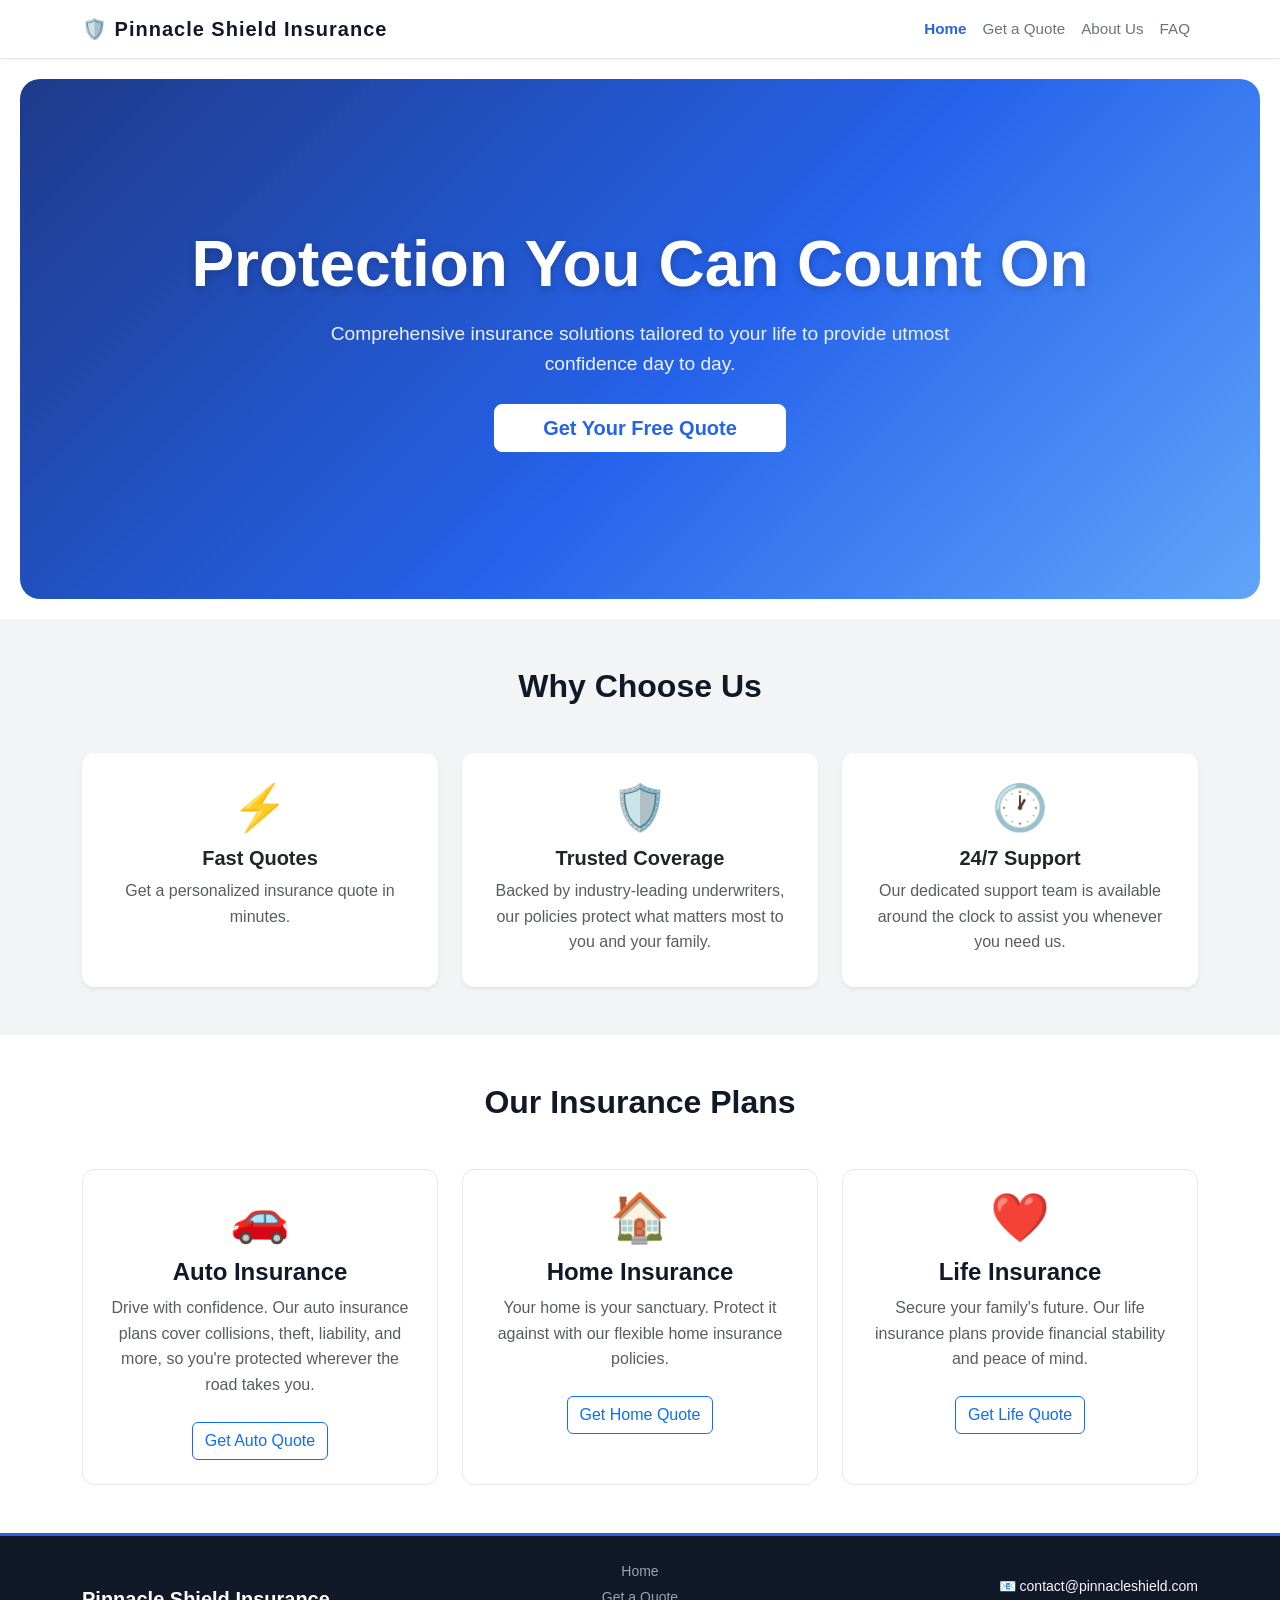
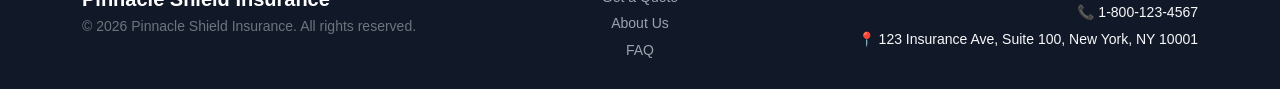
<file: index.html>
<!DOCTYPE html>
<html lang="en">
<head>
    <meta charset="UTF-8">
    <meta name="viewport" content="width=device-width, initial-scale=1.0">
    <title>Pinnacle Shield Insurance</title>
    <link href="https://cdn.jsdelivr.net/npm/bootstrap@5.3.2/dist/css/bootstrap.min.css"
          rel="stylesheet"
          integrity="sha384-T3c6CoIi6uLrA9TneNEoa7RxnatzjcDSCmG1MXxSR1GAsXEV/Dwwykc2MPK8M2HN"
          crossorigin="anonymous">
    <link rel="stylesheet" href="css/styles.css">
</head>

<body>

    <!-- Navigation Bar -->
    <header>
        <nav class="navbar navbar-expand-lg navbar-light bg-white">
            <div class="container">
                <a class="navbar-brand fw-bold" href="index.html">🛡️ Pinnacle Shield Insurance</a>
                <button class="navbar-toggler" type="button" data-bs-toggle="collapse"
                        data-bs-target="#mainNav" aria-controls="mainNav"
                        aria-expanded="false" aria-label="Toggle navigation">
                    <span class="navbar-toggler-icon"></span>
                </button>
                <div class="collapse navbar-collapse" id="mainNav">
                    <ul class="navbar-nav ms-auto mb-2 mb-lg-0">
                        <li class="nav-item">
                            <a class="nav-link active" aria-current="page" href="index.html">Home</a>
                        </li>
                        <li class="nav-item">
                            <a class="nav-link" href="quote.html">Get a Quote</a>
                        </li>
                        <li class="nav-item">
                            <a class="nav-link" href="about.html">About Us</a>
                        </li>
                        <li class="nav-item">
                            <a class="nav-link" href="faq.html">FAQ</a>
                        </li>
                    </ul>
                </div>
            </div>
        </nav>
    </header>

    <main>

        <!-- Hero Section -->
        <section class="hero-section text-white text-center d-flex align-items-center">
            <div class="container">
                <h1 class="display-4 fw-bold mb-3">Protection You Can Count On</h1>
                <p class="lead mb-4">Comprehensive insurance solutions tailored to your life to provide utmost confidence day to day.</p>
                <a href="#insurance-plans" class="btn btn-warning btn-lg fw-semibold px-5">Get Your Free Quote</a>
            </div>
        </section>

        <!-- Why Choose Us Section -->
        <section class="py-5 bg-light">
            <div class="container">
                <h2 class="text-center fw-bold mb-5">Why Choose Us</h2>
                <div class="row g-4">
                    <div class="col-md-4">
                        <div class="card h-100 shadow-sm border-0 text-center p-3">
                            <div class="card-body">
                                <div class="benefit-icon mb-3">⚡</div>
                                <h5 class="card-title fw-bold">Fast Quotes</h5>
                                <p class="card-text text-muted">Get a personalized insurance quote in minutes.</p>
                            </div>
                        </div>
                    </div>
                    <div class="col-md-4">
                        <div class="card h-100 shadow-sm border-0 text-center p-3">
                            <div class="card-body">
                                <div class="benefit-icon mb-3">🛡️</div>
                                <h5 class="card-title fw-bold">Trusted Coverage</h5>
                                <p class="card-text text-muted">Backed by industry-leading underwriters, our policies protect what matters most to you and your family.</p>
                            </div>
                        </div>
                    </div>
                    <div class="col-md-4">
                        <div class="card h-100 shadow-sm border-0 text-center p-3">
                            <div class="card-body">
                                <div class="benefit-icon mb-3">🕐</div>
                                <h5 class="card-title fw-bold">24/7 Support</h5>
                                <p class="card-text text-muted">Our dedicated support team is available around the clock to assist you whenever you need us.</p>
                            </div>
                        </div>
                    </div>
                </div>
            </div>
        </section>

        <!-- Insurance Types Section -->
        <section id="insurance-plans" class="py-5">
            <div class="container">
                <h2 class="text-center fw-bold mb-5">Our Insurance Plans</h2>
                <div class="row g-4">
                    <div class="col-md-4">
                        <div class="insurance-card text-center p-4 h-100">
                            <div class="insurance-icon mb-3">🚗</div>
                            <h4 class="fw-bold">Auto Insurance</h4>
                            <p class="text-muted">Drive with confidence. Our auto insurance plans cover collisions, theft, liability, and more, so you're protected wherever the road takes you.</p>
                            <a href="quote.html" class="btn btn-outline-primary mt-2">Get Auto Quote</a>
                        </div>
                    </div>
                    <div class="col-md-4">
                        <div class="insurance-card text-center p-4 h-100">
                            <div class="insurance-icon mb-3">🏠</div>
                            <h4 class="fw-bold">Home Insurance</h4>
                            <p class="text-muted">Your home is your sanctuary. Protect it against with our flexible home insurance policies.</p>
                            <a href="quote.html" class="btn btn-outline-primary mt-2">Get Home Quote</a>
                        </div>
                    </div>
                    <div class="col-md-4">
                        <div class="insurance-card text-center p-4 h-100">
                            <div class="insurance-icon mb-3">❤️</div>
                            <h4 class="fw-bold">Life Insurance</h4>
                            <p class="text-muted">Secure your family's future. Our life insurance plans provide financial stability and peace of mind.</p>
                            <a href="quote.html" class="btn btn-outline-primary mt-2">Get Life Quote</a>
                        </div>
                    </div>
                </div>
            </div>
        </section>

    </main>

    <!-- Footer -->
    <footer class="bg-dark text-light py-4">
        <div class="container">
            <div class="row gy-3 align-items-center">
                <div class="col-md-4">
                    <h5 class="fw-bold mb-1">Pinnacle Shield Insurance</h5>
                    <p class="mb-0 text-secondary small">&copy; 2026 Pinnacle Shield Insurance. All rights reserved.</p>
                </div>
                <div class="col-md-4 text-md-center">
                    <ul class="list-unstyled mb-0 small">
                        <li><a href="index.html" class="footer-link">Home</a></li>
                        <li><a href="quote.html" class="footer-link">Get a Quote</a></li>
                        <li><a href="about.html" class="footer-link">About Us</a></li>
                        <li><a href="faq.html" class="footer-link">FAQ</a></li>
                    </ul>
                </div>
                <div class="col-md-4 text-md-end small">
                    <p class="mb-1">📧 contact@pinnacleshield.com</p>
                    <p class="mb-1">📞 1-800-123-4567</p>
                    <p class="mb-0">📍 123 Insurance Ave, Suite 100, New York, NY 10001</p>
                </div>
            </div>
        </div>
    </footer>

    <script src="https://cdn.jsdelivr.net/npm/bootstrap@5.3.2/dist/js/bootstrap.bundle.min.js"
            integrity="sha384-C6RzsynM9kWDrMNeT87bh95OGNyZPhcTNXj1NW7RuBCsyN/o0jlpcV8Qyq46cDfL"
            crossorigin="anonymous"></script>
    <script src="js/main.js"></script>
</body>
</html>
</file>
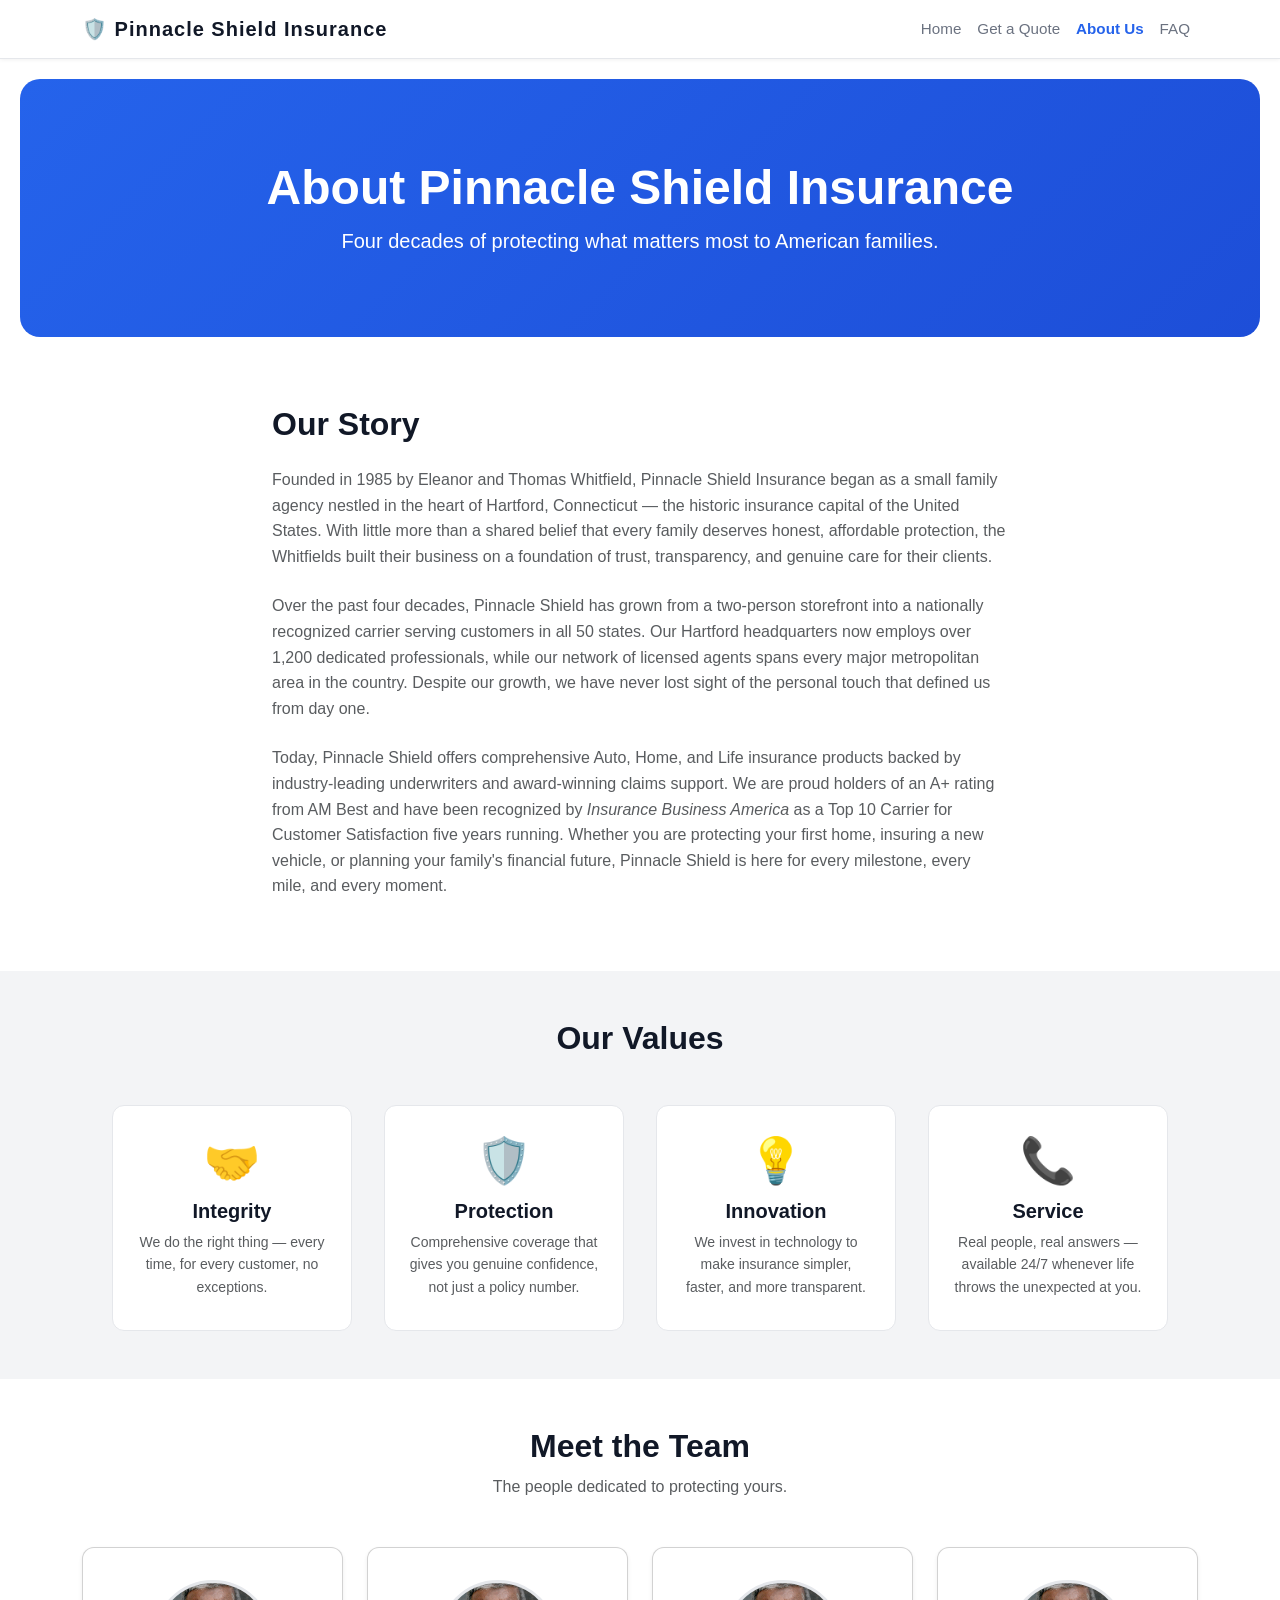
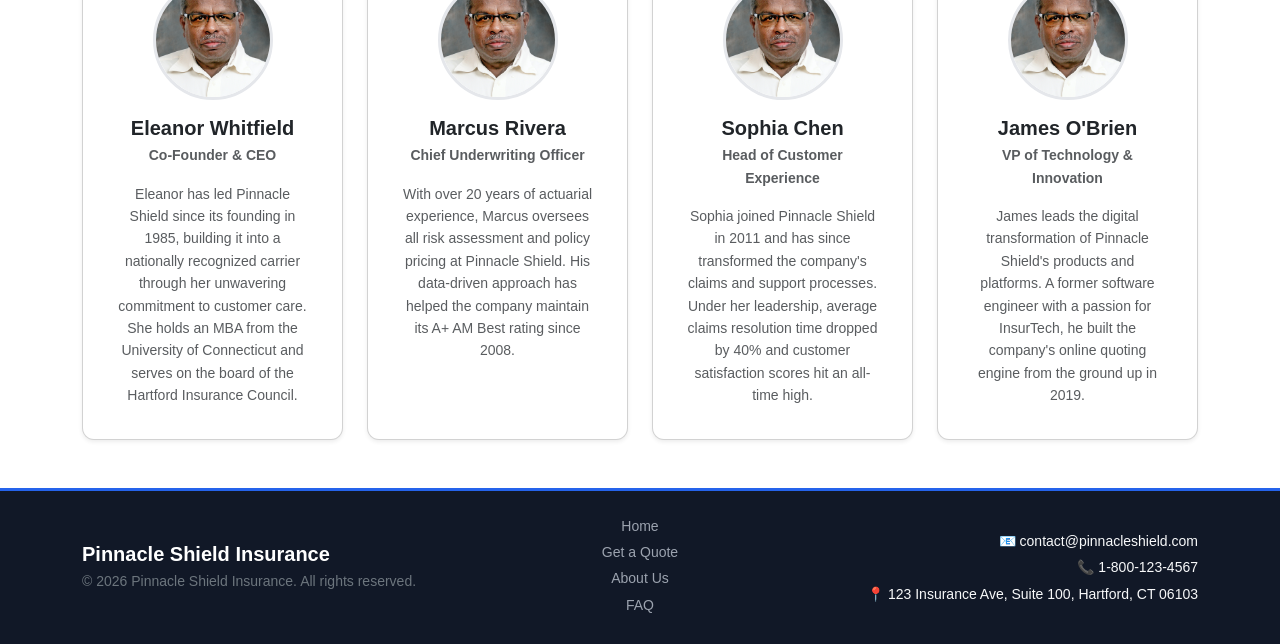
<file: about.html>
<!DOCTYPE html>
<html lang="en">
<head>
    <meta charset="UTF-8">
    <meta name="viewport" content="width=device-width, initial-scale=1.0">
    <title>About Us – Pinnacle Shield Insurance</title>
    <link href="https://cdn.jsdelivr.net/npm/bootstrap@5.3.2/dist/css/bootstrap.min.css"
          rel="stylesheet"
          integrity="sha384-T3c6CoIi6uLrA9TneNEoa7RxnatzjcDSCmG1MXxSR1GAsXEV/Dwwykc2MPK8M2HN"
          crossorigin="anonymous">
    <link rel="stylesheet" href="css/styles.css">
</head>

<body>

    <!-- Navigation Bar -->
    <header>
        <nav class="navbar navbar-expand-lg navbar-light bg-white">
            <div class="container">
                <a class="navbar-brand fw-bold" href="index.html">🛡️ Pinnacle Shield Insurance</a>
                <button class="navbar-toggler" type="button" data-bs-toggle="collapse"
                        data-bs-target="#mainNav" aria-controls="mainNav"
                        aria-expanded="false" aria-label="Toggle navigation">
                    <span class="navbar-toggler-icon"></span>
                </button>
                <div class="collapse navbar-collapse" id="mainNav">
                    <ul class="navbar-nav ms-auto mb-2 mb-lg-0">
                        <li class="nav-item">
                            <a class="nav-link" href="index.html">Home</a>
                        </li>
                        <li class="nav-item">
                            <a class="nav-link" href="quote.html">Get a Quote</a>
                        </li>
                        <li class="nav-item">
                            <a class="nav-link active" aria-current="page" href="about.html">About Us</a>
                        </li>
                        <li class="nav-item">
                            <a class="nav-link" href="faq.html">FAQ</a>
                        </li>
                    </ul>
                </div>
            </div>
        </nav>
    </header>

    <main>

        <!-- Page Banner -->
        <section class="quote-banner text-white text-center">
            <div class="container">
                <h1 class="display-5 fw-bold mb-2">About Pinnacle Shield Insurance</h1>
                <p class="lead mb-0 opacity-90">Four decades of protecting what matters most to American families.</p>
            </div>
        </section>

        <!-- Company Overview -->
        <section class="py-5">
            <div class="container">
                <div class="row justify-content-center">
                    <div class="col-lg-8">
                        <h2 class="fw-bold mb-4">Our Story</h2>
                        <p class="text-muted mb-4">
                            Founded in 1985 by Eleanor and Thomas Whitfield, Pinnacle Shield Insurance began as a
                            small family agency nestled in the heart of Hartford, Connecticut — the historic
                            insurance capital of the United States. With little more than a shared belief that
                            every family deserves honest, affordable protection, the Whitfields built their
                            business on a foundation of trust, transparency, and genuine care for their clients.
                        </p>
                        <p class="text-muted mb-4">
                            Over the past four decades, Pinnacle Shield has grown from a two-person storefront
                            into a nationally recognized carrier serving customers in all 50 states. Our
                            Hartford headquarters now employs over 1,200 dedicated professionals, while our
                            network of licensed agents spans every major metropolitan area in the country.
                            Despite our growth, we have never lost sight of the personal touch that defined us
                            from day one.
                        </p>
                        <p class="text-muted mb-4">
                            Today, Pinnacle Shield offers comprehensive Auto, Home, and Life insurance products
                            backed by industry-leading underwriters and award-winning claims support. We are
                            proud holders of an A+ rating from AM Best and have been recognized by
                            <em>Insurance Business America</em> as a Top 10 Carrier for Customer Satisfaction
                            five years running. Whether you are protecting your first home, insuring a new
                            vehicle, or planning your family's financial future, Pinnacle Shield is here for
                            every milestone, every mile, and every moment.
                        </p>
                    </div>
                </div>
            </div>
        </section>

        <!-- Company Values -->
        <section class="py-5 bg-light">
            <div class="container">
                <h2 class="text-center fw-bold mb-5">Our Values</h2>
                <div class="values-grid">
                    <div class="value-item">
                        <div class="value-icon">🤝</div>
                        <h5 class="fw-bold mt-3 mb-2">Integrity</h5>
                        <p class="text-muted small mb-0">We do the right thing — every time, for every customer, no exceptions.</p>
                    </div>
                    <div class="value-item">
                        <div class="value-icon">🛡️</div>
                        <h5 class="fw-bold mt-3 mb-2">Protection</h5>
                        <p class="text-muted small mb-0">Comprehensive coverage that gives you genuine confidence, not just a policy number.</p>
                    </div>
                    <div class="value-item">
                        <div class="value-icon">💡</div>
                        <h5 class="fw-bold mt-3 mb-2">Innovation</h5>
                        <p class="text-muted small mb-0">We invest in technology to make insurance simpler, faster, and more transparent.</p>
                    </div>
                    <div class="value-item">
                        <div class="value-icon">📞</div>
                        <h5 class="fw-bold mt-3 mb-2">Service</h5>
                        <p class="text-muted small mb-0">Real people, real answers — available 24/7 whenever life throws the unexpected at you.</p>
                    </div>
                </div>
            </div>
        </section>

        <!-- Meet the Team -->
        <section class="py-5">
            <div class="container">
                <h2 class="text-center fw-bold mb-2">Meet the Team</h2>
                <p class="text-center text-muted mb-5">The people dedicated to protecting yours.</p>
                <div class="row g-4 justify-content-center">

                    <!-- Card 1 -->
                    <div class="col-md-6 col-lg-3">
                        <div class="card h-100 border-1 shadow-sm text-center p-3">
                            <img src="assets/fox.jpg"
                                 alt="Eleanor Whitfield"
                                 class="rounded-circle mx-auto mt-3 team-photo">
                            <div class="card-body">
                                <h5 class="card-title fw-bold mb-1">Eleanor Whitfield</h5>
                                <p class="text-muted small fw-semibold mb-3">Co-Founder &amp; CEO</p>
                                <p class="card-text text-muted small">Eleanor has led Pinnacle Shield since its founding in 1985, building it into a nationally recognized carrier through her unwavering commitment to customer care. She holds an MBA from the University of Connecticut and serves on the board of the Hartford Insurance Council.</p>
                            </div>
                        </div>
                    </div>

                    <!-- Card 2 -->
                    <div class="col-md-6 col-lg-3">
                        <div class="card h-100 border-1 shadow-sm text-center p-3">
                            <img src="assets/fox.jpg"
                                 alt="Marcus Rivera"
                                 class="rounded-circle mx-auto mt-3 team-photo">
                            <div class="card-body">
                                <h5 class="card-title fw-bold mb-1">Marcus Rivera</h5>
                                <p class="text-muted small fw-semibold mb-3">Chief Underwriting Officer</p>
                                <p class="card-text text-muted small">With over 20 years of actuarial experience, Marcus oversees all risk assessment and policy pricing at Pinnacle Shield. His data-driven approach has helped the company maintain its A+ AM Best rating since 2008.</p>
                            </div>
                        </div>
                    </div>

                    <!-- Card 3 -->
                    <div class="col-md-6 col-lg-3">
                        <div class="card h-100 border-1 shadow-sm text-center p-3">
                            <img src="assets/fox.jpg"
                                 alt="Sophia Chen"
                                 class="rounded-circle mx-auto mt-3 team-photo">
                            <div class="card-body">
                                <h5 class="card-title fw-bold mb-1">Sophia Chen</h5>
                                <p class="text-muted small fw-semibold mb-3">Head of Customer Experience</p>
                                <p class="card-text text-muted small">Sophia joined Pinnacle Shield in 2011 and has since transformed the company's claims and support processes. Under her leadership, average claims resolution time dropped by 40% and customer satisfaction scores hit an all-time high.</p>
                            </div>
                        </div>
                    </div>

                    <!-- Card 4 -->
                    <div class="col-md-6 col-lg-3">
                        <div class="card h-100 border-1 shadow-sm text-center p-3">
                            <img src="assets/fox.jpg"
                                 alt="James O'Brien"
                                 class="rounded-circle mx-auto mt-3 team-photo">
                            <div class="card-body">
                                <h5 class="card-title fw-bold mb-1">James O'Brien</h5>
                                <p class="text-muted small fw-semibold mb-3">VP of Technology &amp; Innovation</p>
                                <p class="card-text text-muted small">James leads the digital transformation of Pinnacle Shield's products and platforms. A former software engineer with a passion for InsurTech, he built the company's online quoting engine from the ground up in 2019.</p>
                            </div>
                        </div>
                    </div>

                </div>
            </div>
        </section>

    </main>

    <!-- Footer -->
    <footer class="bg-dark text-light py-4">
        <div class="container">
            <div class="row gy-3 align-items-center">
                <div class="col-md-4">
                    <h5 class="fw-bold mb-1">Pinnacle Shield Insurance</h5>
                    <p class="mb-0 text-secondary small">&copy; 2026 Pinnacle Shield Insurance. All rights reserved.</p>
                </div>
                <div class="col-md-4 text-md-center">
                    <ul class="list-unstyled mb-0 small">
                        <li><a href="index.html" class="footer-link">Home</a></li>
                        <li><a href="quote.html" class="footer-link">Get a Quote</a></li>
                        <li><a href="about.html" class="footer-link">About Us</a></li>
                        <li><a href="faq.html" class="footer-link">FAQ</a></li>
                    </ul>
                </div>
                <div class="col-md-4 text-md-end small">
                    <p class="mb-1">📧 contact@pinnacleshield.com</p>
                    <p class="mb-1">📞 1-800-123-4567</p>
                    <p class="mb-0">📍 123 Insurance Ave, Suite 100, Hartford, CT 06103</p>
                </div>
            </div>
        </div>
    </footer>

    <script src="https://cdn.jsdelivr.net/npm/bootstrap@5.3.2/dist/js/bootstrap.bundle.min.js"
            integrity="sha384-C6RzsynM9kWDrMNeT87bh95OGNyZPhcTNXj1NW7RuBCsyN/o0jlpcV8Qyq46cDfL"
            crossorigin="anonymous"></script>
    <script src="js/main.js"></script>
</body>
</html>
</file>
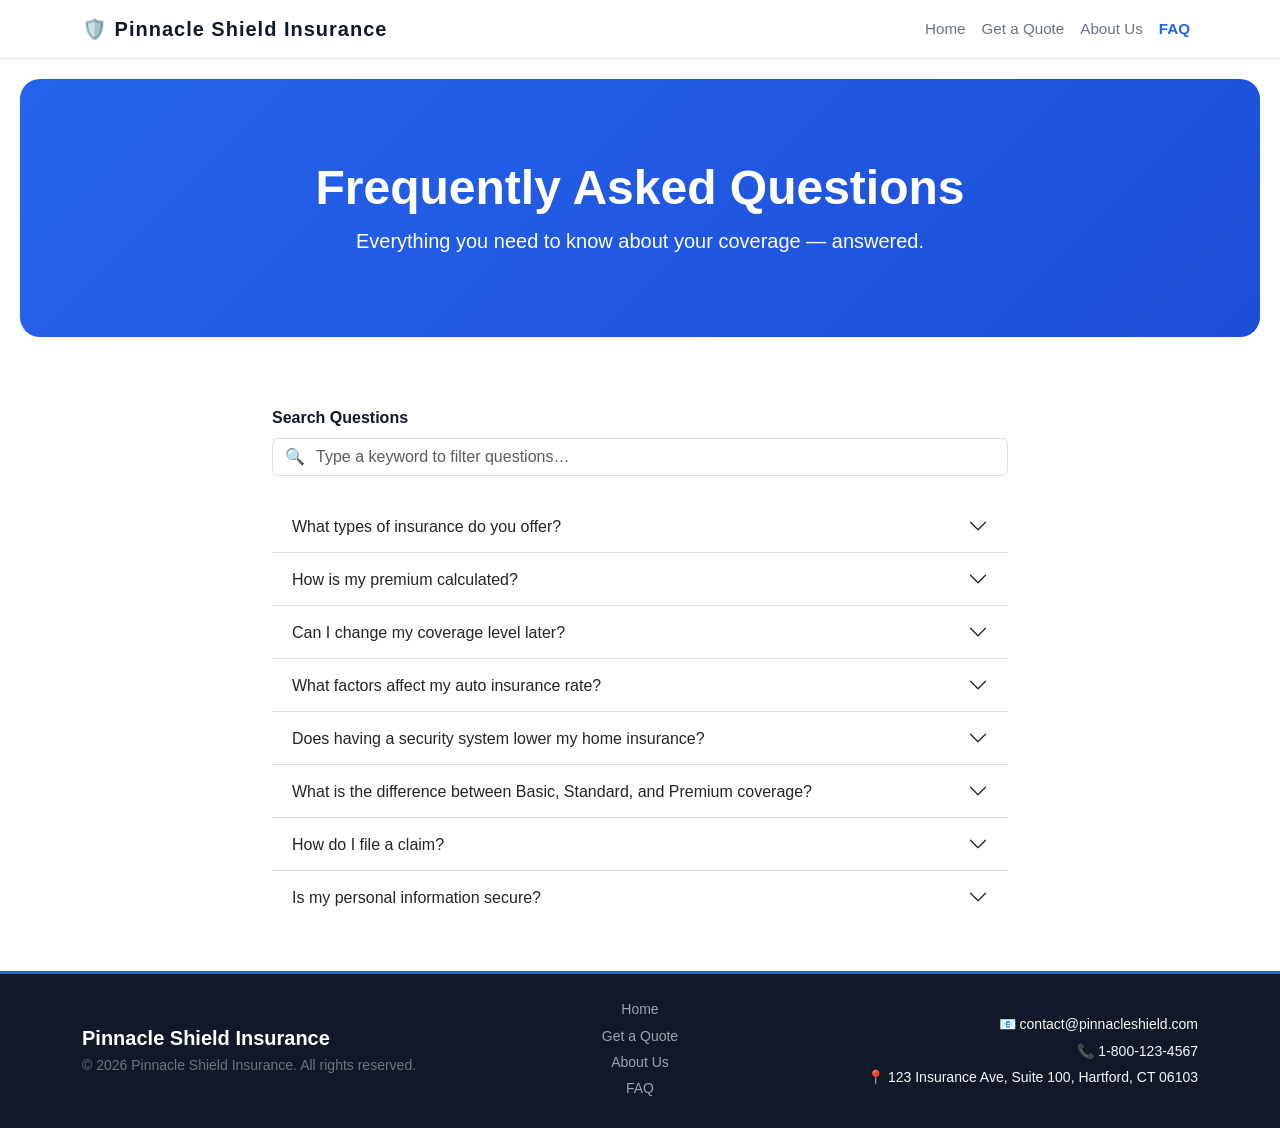
<file: faq.html>
<!DOCTYPE html>
<html lang="en">
<head>
    <meta charset="UTF-8">
    <meta name="viewport" content="width=device-width, initial-scale=1.0">
    <title>FAQ – Pinnacle Shield Insurance</title>
    <link href="https://cdn.jsdelivr.net/npm/bootstrap@5.3.2/dist/css/bootstrap.min.css"
          rel="stylesheet"
          integrity="sha384-T3c6CoIi6uLrA9TneNEoa7RxnatzjcDSCmG1MXxSR1GAsXEV/Dwwykc2MPK8M2HN"
          crossorigin="anonymous">
    <link rel="stylesheet" href="css/styles.css">
</head>

<body>

    <!-- Navigation Bar -->
    <header>
        <nav class="navbar navbar-expand-lg navbar-light bg-white">
            <div class="container">
                <a class="navbar-brand fw-bold" href="index.html">🛡️ Pinnacle Shield Insurance</a>
                <button class="navbar-toggler" type="button" data-bs-toggle="collapse"
                        data-bs-target="#mainNav" aria-controls="mainNav"
                        aria-expanded="false" aria-label="Toggle navigation">
                    <span class="navbar-toggler-icon"></span>
                </button>
                <div class="collapse navbar-collapse" id="mainNav">
                    <ul class="navbar-nav ms-auto mb-2 mb-lg-0">
                        <li class="nav-item">
                            <a class="nav-link" href="index.html">Home</a>
                        </li>
                        <li class="nav-item">
                            <a class="nav-link" href="quote.html">Get a Quote</a>
                        </li>
                        <li class="nav-item">
                            <a class="nav-link" href="about.html">About Us</a>
                        </li>
                        <li class="nav-item">
                            <a class="nav-link active" aria-current="page" href="faq.html">FAQ</a>
                        </li>
                    </ul>
                </div>
            </div>
        </nav>
    </header>

    <main>

        <!-- Page Banner -->
        <section class="quote-banner text-white text-center">
            <div class="container">
                <h1 class="display-5 fw-bold mb-2">Frequently Asked Questions</h1>
                <p class="lead mb-0 opacity-90">Everything you need to know about your coverage — answered.</p>
            </div>
        </section>

        <!-- FAQ Section -->
        <section class="py-5">
            <div class="container">
                <div class="row justify-content-center">
                    <div class="col-lg-8">

                        <!-- Search Input -->
                        <div class="mb-4">
                            <label for="faq-search" class="form-label fw-semibold">Search Questions</label>
                            <div class="input-group">
                                <span class="input-group-text bg-white border-end-0">🔍</span>
                                <input type="text"
                                       id="faq-search"
                                       class="form-control border-start-0 ps-0"
                                       placeholder="Type a keyword to filter questions…"
                                       autocomplete="off">
                            </div>
                            <div id="faq-no-results" class="text-muted small mt-2 d-none">
                                No questions match your search. Try a different keyword.
                            </div>
                        </div>

                        <!-- Accordion -->
                        <div class="accordion accordion-flush faq-accordion" id="faqAccordion">

                            <!-- Q1 -->
                            <div class="accordion-item">
                                <h2 class="accordion-header" id="faq-heading-1">
                                    <button class="accordion-button collapsed" type="button"
                                            data-bs-toggle="collapse" data-bs-target="#faq-1"
                                            aria-expanded="false" aria-controls="faq-1">
                                        What types of insurance do you offer?
                                    </button>
                                </h2>
                                <div id="faq-1" class="accordion-collapse collapse"
                                     aria-labelledby="faq-heading-1" data-bs-parent="#faqAccordion">
                                    <div class="accordion-body text-muted">
                                        Pinnacle Shield currently offers three core lines of personal insurance:
                                        <strong>Auto Insurance</strong>, <strong>Home Insurance</strong>, and
                                        <strong>Life Insurance</strong>. Our Auto policies cover liability, collision,
                                        comprehensive, and uninsured motorist protection. Our Home policies protect
                                        your property against fire, theft, weather events, and personal liability.
                                        Our Life policies provide term coverage that safeguards your family's
                                        financial future. We are continuously expanding our product portfolio —
                                        visit our <a href="quote.html">Get a Quote</a> page to explore current options
                                        and receive a personalized estimate in minutes.
                                    </div>
                                </div>
                            </div>

                            <!-- Q2 -->
                            <div class="accordion-item">
                                <h2 class="accordion-header" id="faq-heading-2">
                                    <button class="accordion-button collapsed" type="button"
                                            data-bs-toggle="collapse" data-bs-target="#faq-2"
                                            aria-expanded="false" aria-controls="faq-2">
                                        How is my premium calculated?
                                    </button>
                                </h2>
                                <div id="faq-2" class="accordion-collapse collapse"
                                     aria-labelledby="faq-heading-2" data-bs-parent="#faqAccordion">
                                    <div class="accordion-body text-muted">
                                        Your monthly premium is calculated using a base rate that is then adjusted
                                        by a series of risk factors specific to your policy type. For
                                        <strong>Auto</strong>, we consider your age, vehicle year, annual mileage,
                                        and driving record. For <strong>Home</strong>, we factor in your home's
                                        market value, year built, construction type, and square footage. For
                                        <strong>Life</strong>, we look at your age, gender, smoking status,
                                        exercise habits, pre-existing conditions, and desired coverage amount.
                                        In every case, your chosen <strong>coverage level</strong> (Basic, Standard,
                                        or Premium) applies a final multiplier to the adjusted base. Our quoting
                                        engine shows you a full factor-by-factor breakdown so you can see exactly
                                        what is driving your price.
                                    </div>
                                </div>
                            </div>

                            <!-- Q3 -->
                            <div class="accordion-item">
                                <h2 class="accordion-header" id="faq-heading-3">
                                    <button class="accordion-button collapsed" type="button"
                                            data-bs-toggle="collapse" data-bs-target="#faq-3"
                                            aria-expanded="false" aria-controls="faq-3">
                                        Can I change my coverage level later?
                                    </button>
                                </h2>
                                <div id="faq-3" class="accordion-collapse collapse"
                                     aria-labelledby="faq-heading-3" data-bs-parent="#faqAccordion">
                                    <div class="accordion-body text-muted">
                                        Yes — you can upgrade or downgrade your coverage level at any time by
                                        contacting our support team or logging into your account portal. Changes
                                        take effect at the start of your next billing cycle. Upgrading from Basic
                                        to Standard or Premium generally increases your monthly premium but also
                                        raises your claim limits and reduces your out-of-pocket deductibles.
                                        Downgrading will reduce your premium but may lower your maximum payout in
                                        the event of a claim. We recommend speaking with one of our licensed agents
                                        before making changes to ensure your coverage remains appropriate for your
                                        current circumstances.
                                    </div>
                                </div>
                            </div>

                            <!-- Q4 -->
                            <div class="accordion-item">
                                <h2 class="accordion-header" id="faq-heading-4">
                                    <button class="accordion-button collapsed" type="button"
                                            data-bs-toggle="collapse" data-bs-target="#faq-4"
                                            aria-expanded="false" aria-controls="faq-4">
                                        What factors affect my auto insurance rate?
                                    </button>
                                </h2>
                                <div id="faq-4" class="accordion-collapse collapse"
                                     aria-labelledby="faq-heading-4" data-bs-parent="#faqAccordion">
                                    <div class="accordion-body text-muted">
                                        Several key factors combine to determine your auto insurance premium.
                                        <strong>Driver age</strong> is a significant factor — drivers under 25 and
                                        those over 65 typically carry higher risk profiles and therefore higher
                                        rates. <strong>Vehicle age</strong> also matters: newer vehicles cost more
                                        to repair or replace, while older ones are generally cheaper to insure.
                                        <strong>Annual mileage</strong> reflects your exposure on the road — the
                                        more you drive, the greater your statistical likelihood of an incident.
                                        Your <strong>driving record</strong> is one of the most impactful factors:
                                        a clean record receives the best rates, while tickets or an at-fault
                                        accident can significantly increase your premium. Finally, your chosen
                                        <strong>coverage level</strong> determines the scope of your protection and
                                        applies a corresponding multiplier to your base rate.
                                    </div>
                                </div>
                            </div>

                            <!-- Q5 -->
                            <div class="accordion-item">
                                <h2 class="accordion-header" id="faq-heading-5">
                                    <button class="accordion-button collapsed" type="button"
                                            data-bs-toggle="collapse" data-bs-target="#faq-5"
                                            aria-expanded="false" aria-controls="faq-5">
                                        Does having a security system lower my home insurance?
                                    </button>
                                </h2>
                                <div id="faq-5" class="accordion-collapse collapse"
                                     aria-labelledby="faq-heading-5" data-bs-parent="#faqAccordion">
                                    <div class="accordion-body text-muted">
                                        Yes — both a monitored <strong>security system</strong> and
                                        <strong>fire sprinklers</strong> qualify for discounts on your home
                                        insurance premium. A qualifying security system reduces your premium by
                                        5%, while fire sprinklers reduce it by an additional 8%. These discounts
                                        are applied after all other factors are calculated and can be combined for
                                        a total saving of up to 13% per month. To qualify, your security system
                                        must be professionally monitored (not just a locally sounding alarm), and
                                        your fire sprinkler system must be certified as compliant with local fire
                                        codes. Documentation may be requested at the time of policy issuance.
                                    </div>
                                </div>
                            </div>

                            <!-- Q6 -->
                            <div class="accordion-item">
                                <h2 class="accordion-header" id="faq-heading-6">
                                    <button class="accordion-button collapsed" type="button"
                                            data-bs-toggle="collapse" data-bs-target="#faq-6"
                                            aria-expanded="false" aria-controls="faq-6">
                                        What is the difference between Basic, Standard, and Premium coverage?
                                    </button>
                                </h2>
                                <div id="faq-6" class="accordion-collapse collapse"
                                     aria-labelledby="faq-heading-6" data-bs-parent="#faqAccordion">
                                    <div class="accordion-body text-muted">
                                        Our three coverage tiers are designed to suit a range of budgets and
                                        protection needs. <strong>Basic</strong> coverage applies a ×0.8 multiplier
                                        to your calculated rate, offering essential protection at the lowest monthly
                                        cost — ideal if you want legal minimum compliance or are on a tight budget.
                                        <strong>Standard</strong> coverage (×1.0) is our most popular tier,
                                        providing a balanced mix of affordability and comprehensive protection for
                                        most everyday situations. <strong>Premium</strong> coverage (×1.4) offers
                                        our highest claim limits, lowest deductibles, and additional perks such as
                                        roadside assistance for auto policies and personal article floaters for
                                        home policies. We recommend Premium for customers with significant assets
                                        to protect or those who simply want total peace of mind.
                                    </div>
                                </div>
                            </div>

                            <!-- Q7 -->
                            <div class="accordion-item">
                                <h2 class="accordion-header" id="faq-heading-7">
                                    <button class="accordion-button collapsed" type="button"
                                            data-bs-toggle="collapse" data-bs-target="#faq-7"
                                            aria-expanded="false" aria-controls="faq-7">
                                        How do I file a claim?
                                    </button>
                                </h2>
                                <div id="faq-7" class="accordion-collapse collapse"
                                     aria-labelledby="faq-heading-7" data-bs-parent="#faqAccordion">
                                    <div class="accordion-body text-muted">
                                        Filing a claim with Pinnacle Shield is straightforward. You have three
                                        options: call our 24/7 claims hotline at <strong>1-800-123-4567</strong>,
                                        submit a claim online through your account portal, or email
                                        <strong>claims@pinnacleshield.com</strong> with your policy number and a
                                        brief description of the incident. A dedicated claims adjuster will be
                                        assigned to your case within one business day. We aim to resolve
                                        straightforward claims within 5–7 business days, though complex cases may
                                        take longer. Throughout the process, you will receive regular status
                                        updates via email or SMS. Please make sure to document any damage with
                                        photos and preserve all relevant receipts or police reports, as these will
                                        help expedite your claim.
                                    </div>
                                </div>
                            </div>

                            <!-- Q8 -->
                            <div class="accordion-item">
                                <h2 class="accordion-header" id="faq-heading-8">
                                    <button class="accordion-button collapsed" type="button"
                                            data-bs-toggle="collapse" data-bs-target="#faq-8"
                                            aria-expanded="false" aria-controls="faq-8">
                                        Is my personal information secure?
                                    </button>
                                </h2>
                                <div id="faq-8" class="accordion-collapse collapse"
                                     aria-labelledby="faq-heading-8" data-bs-parent="#faqAccordion">
                                    <div class="accordion-body text-muted">
                                        Protecting your personal data is a responsibility we take extremely
                                        seriously. All information submitted through our website is encrypted in
                                        transit using industry-standard TLS 1.3. At rest, your data is stored in
                                        SOC 2 Type II certified data centres with strict access controls and
                                        regular third-party security audits. We do not sell your personal
                                        information to third parties under any circumstances. Data is only shared
                                        with our licensed underwriting partners as required to issue your policy,
                                        and only in compliance with applicable state and federal privacy laws
                                        including CCPA and GLBA. You have the right to request a copy of the data
                                        we hold about you, or to request its deletion, at any time by contacting
                                        <strong>privacy@pinnacleshield.com</strong>.
                                    </div>
                                </div>
                            </div>

                        </div>
                        <!-- end accordion -->

                    </div>
                </div>
            </div>
        </section>

    </main>

    <!-- Footer -->
    <footer class="bg-dark text-light py-4">
        <div class="container">
            <div class="row gy-3 align-items-center">
                <div class="col-md-4">
                    <h5 class="fw-bold mb-1">Pinnacle Shield Insurance</h5>
                    <p class="mb-0 text-secondary small">&copy; 2026 Pinnacle Shield Insurance. All rights reserved.</p>
                </div>
                <div class="col-md-4 text-md-center">
                    <ul class="list-unstyled mb-0 small">
                        <li><a href="index.html" class="footer-link">Home</a></li>
                        <li><a href="quote.html" class="footer-link">Get a Quote</a></li>
                        <li><a href="about.html" class="footer-link">About Us</a></li>
                        <li><a href="faq.html" class="footer-link">FAQ</a></li>
                    </ul>
                </div>
                <div class="col-md-4 text-md-end small">
                    <p class="mb-1">📧 contact@pinnacleshield.com</p>
                    <p class="mb-1">📞 1-800-123-4567</p>
                    <p class="mb-0">📍 123 Insurance Ave, Suite 100, Hartford, CT 06103</p>
                </div>
            </div>
        </div>
    </footer>

    <script src="https://cdn.jsdelivr.net/npm/bootstrap@5.3.2/dist/js/bootstrap.bundle.min.js"
            integrity="sha384-C6RzsynM9kWDrMNeT87bh95OGNyZPhcTNXj1NW7RuBCsyN/o0jlpcV8Qyq46cDfL"
            crossorigin="anonymous"></script>
    <script src="js/main.js"></script>
    <script>
        const searchInput = document.getElementById('faq-search');
        const noResults   = document.getElementById('faq-no-results');

        if (searchInput) {
            searchInput.addEventListener('input', function () {
                const searchTerm = this.value.toLowerCase().trim();
                const items      = document.querySelectorAll('.accordion-item');
                let visibleCount = 0;

                items.forEach(function (item) {
                    const text    = item.textContent.toLowerCase();
                    const matches = searchTerm === '' || text.indexOf(searchTerm) !== -1;
                    item.style.display = matches ? '' : 'none';
                    if (matches) visibleCount++;
                });

                noResults.classList.toggle('d-none', visibleCount > 0 || searchTerm === '');
            });
        }
    </script>
</body>
</html>
</file>
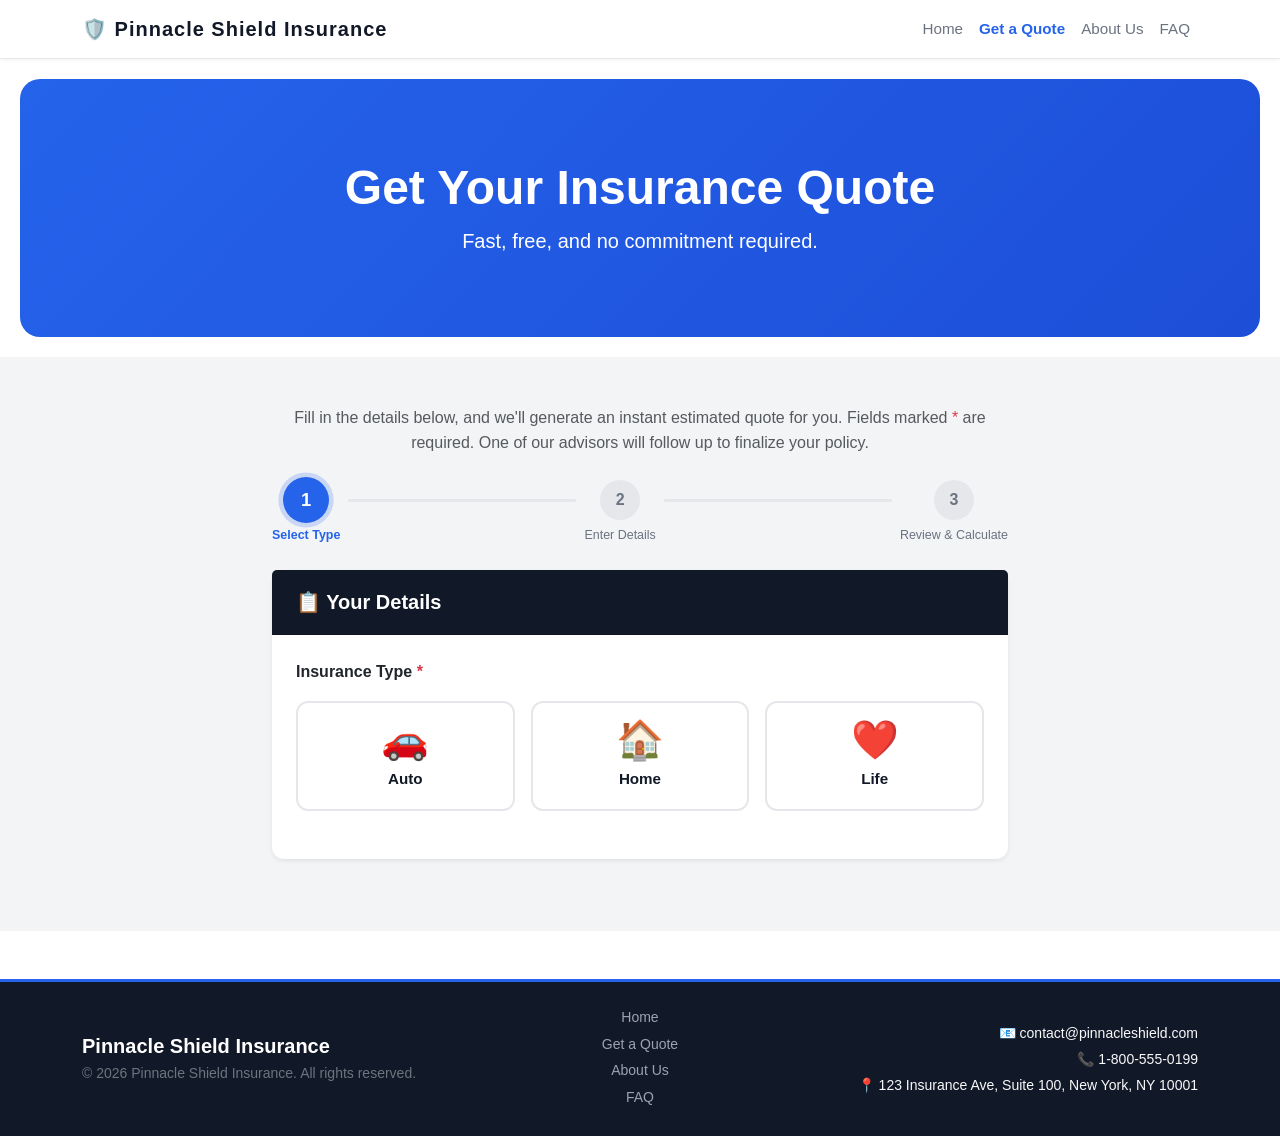
<file: quote.html>
<!DOCTYPE html>
<html lang="en">
<head>
    <meta charset="UTF-8">
    <meta name="viewport" content="width=device-width, initial-scale=1.0">
    <title>Get a Quote — Pinnacle Shield Insurance</title>
    <link href="https://cdn.jsdelivr.net/npm/bootstrap@5.3.2/dist/css/bootstrap.min.css"
          rel="stylesheet"
          integrity="sha384-T3c6CoIi6uLrA9TneNEoa7RxnatzjcDSCmG1MXxSR1GAsXEV/Dwwykc2MPK8M2HN"
          crossorigin="anonymous">
    <link rel="stylesheet" href="css/styles.css">
</head>

<body>

    <!-- Navigation Bar -->
    <header>
        <nav class="navbar navbar-expand-lg navbar-light bg-white">
            <div class="container">
                <a class="navbar-brand fw-bold" href="index.html">🛡️ Pinnacle Shield Insurance</a>
                <button class="navbar-toggler" type="button" data-bs-toggle="collapse"
                        data-bs-target="#mainNav" aria-controls="mainNav"
                        aria-expanded="false" aria-label="Toggle navigation">
                    <span class="navbar-toggler-icon"></span>
                </button>
                <div class="collapse navbar-collapse" id="mainNav">
                    <ul class="navbar-nav ms-auto mb-2 mb-lg-0">
                        <li class="nav-item">
                            <a class="nav-link" href="index.html">Home</a>
                        </li>
                        <li class="nav-item">
                            <a class="nav-link" href="quote.html">Get a Quote</a>
                        </li>
                        <li class="nav-item">
                            <a class="nav-link" href="about.html">About Us</a>
                        </li>
                        <li class="nav-item">
                            <a class="nav-link" href="faq.html">FAQ</a>
                        </li>
                    </ul>
                </div>
            </div>
        </nav>
    </header>

    <main>

        <!-- Page Header Banner -->
        <section class="quote-banner text-white text-center">
            <div class="container">
                <h1 class="display-5 fw-bold mb-2">Get Your Insurance Quote</h1>
                <p class="lead mb-0">Fast, free, and no commitment required.</p>
            </div>
        </section>

        <!-- Quote Form + Results -->
        <section class="py-5 bg-light">
            <div class="container">

                <div class="row justify-content-center">
                    <div class="col-lg-8">

                        <!-- Instruction paragraph -->
                        <p class="text-muted text-center mb-4">
                            Fill in the details below, and we'll generate an instant estimated quote for you.
                            Fields marked <span class="text-danger">*</span> are required.
                            One of our advisors will follow up to finalize your policy.
                        </p>

                        <!-- Form Progress Indicator -->
                        <div class="form-steps mb-4" id="formSteps">
                            <div class="form-step active" id="formStep1">
                                <div class="step-bubble">1</div>
                                <div class="step-text">Select Type</div>
                            </div>
                            <div class="step-connector" id="stepConnector1"></div>
                            <div class="form-step" id="formStep2">
                                <div class="step-bubble">2</div>
                                <div class="step-text">Enter Details</div>
                            </div>
                            <div class="step-connector" id="stepConnector2"></div>
                            <div class="form-step" id="formStep3">
                                <div class="step-bubble">3</div>
                                <div class="step-text">Review &amp; Calculate</div>
                            </div>
                        </div>

                        <!-- Quote Form Card -->
                        <div class="card shadow-sm border-0 mb-4" id="quoteFormCard">
                            <div class="card-header bg-dark text-white fw-semibold fs-5 py-3 px-4">
                                📋 Your Details
                            </div>
                            <div class="card-body p-4">
                                <form id="quoteForm" novalidate>

                                    <!-- Insurance Type Card Picker -->
                                    <div class="mb-4">
                                        <label class="form-label fw-semibold d-block mb-3">
                                            Insurance Type <span class="text-danger">*</span>
                                        </label>
                                        <div class="row g-3" id="insuranceTypeGroup">

                                            <!-- Auto -->
                                            <div class="col-4">
                                                <input type="radio" class="btn-check" name="insuranceType"
                                                       id="typeAuto" value="auto" required>
                                                <label class="type-card w-100" for="typeAuto">
                                                    <span class="type-card-icon">🚗</span>
                                                    <span class="type-card-label">Auto</span>
                                                </label>
                                            </div>

                                            <!-- Home -->
                                            <div class="col-4">
                                                <input type="radio" class="btn-check" name="insuranceType"
                                                       id="typeHome" value="home">
                                                <label class="type-card w-100" for="typeHome">
                                                    <span class="type-card-icon">🏠</span>
                                                    <span class="type-card-label">Home</span>
                                                </label>
                                            </div>

                                            <!-- Life -->
                                            <div class="col-4">
                                                <input type="radio" class="btn-check" name="insuranceType"
                                                       id="typeLife" value="life">
                                                <label class="type-card w-100" for="typeLife">
                                                    <span class="type-card-icon">❤️</span>
                                                    <span class="type-card-label">Life</span>
                                                </label>
                                            </div>

                                        </div>
                                        <!-- Validation message shown by JS if nothing is selected -->
                                        <div class="type-card-invalid text-danger small mt-2 d-none">
                                            Please select an insurance type.
                                        </div>
                                    </div>

                                    <!-- Common fields — revealed when any type card is selected -->
                                    <div id="commonFields" class="d-none">

                                        <hr class="mb-4">

                                        <!-- Email -->
                                        <div class="mb-4">
                                            <label for="email" class="form-label fw-semibold">
                                                Email Address <span class="text-danger">*</span>
                                            </label>
                                            <input type="email" class="form-control" id="email"
                                                   placeholder="jane@example.com">
                                            <div class="invalid-feedback">Please enter a valid email address.</div>
                                        </div>

                                    </div>
                                    <!-- END Common Fields (top) -->

                                    <!-- ===== Auto Insurance Fields ===== -->
                                    <div id="autoFields" class="type-fields d-none">
                                        <hr class="mb-4">
                                        <p class="small fw-semibold text-muted mb-3">🚗 Vehicle & Driver Details</p>

                                        <!-- Full Name | Age -->
                                        <div class="row g-3 mb-3">
                                            <div class="col-md-6">
                                                <label for="autoFullName" class="form-label fw-semibold">
                                                    Full Name <span class="text-danger">*</span>
                                                </label>
                                                <input type="text" class="form-control" id="autoFullName"
                                                       placeholder="Jane Smith" minlength="2">
                                                <div class="invalid-feedback">Please enter your full name (letters only, min 2 characters).</div>
                                            </div>
                                            <div class="col-md-6">
                                                <label for="autoAge" class="form-label fw-semibold">
                                                    Age <span class="text-danger">*</span>
                                                </label>
                                                <input type="number" class="form-control" id="autoAge"
                                                       placeholder="e.g. 30" min="16" max="100">
                                                <div class="invalid-feedback">Please enter your age (16–100).</div>
                                            </div>
                                        </div>

                                        <!-- ZIP Code | Vehicle Year -->
                                        <div class="row g-3 mb-3">
                                            <div class="col-md-6">
                                                <label for="autoZip" class="form-label fw-semibold">
                                                    ZIP Code <span class="text-danger">*</span>
                                                </label>
                                                <input type="text" class="form-control" id="autoZip"
                                                       placeholder="e.g. 10001" maxlength="5">
                                                <div class="invalid-feedback">Please enter a valid 5-digit ZIP code.</div>
                                            </div>
                                            <div class="col-md-6">
                                                <label for="autoVehicleYear" class="form-label fw-semibold">
                                                    Vehicle Year <span class="text-danger">*</span>
                                                </label>
                                                <input type="number" class="form-control" id="autoVehicleYear"
                                                       placeholder="e.g. 2020" min="1990" max="2026">
                                                <div class="invalid-feedback">Please enter a vehicle year (1990–2026).</div>
                                            </div>
                                        </div>

                                        <!-- Vehicle Make | Vehicle Model -->
                                        <div class="row g-3 mb-3">
                                            <div class="col-md-6">
                                                <label for="autoVehicleMake" class="form-label fw-semibold">
                                                    Vehicle Make <span class="text-danger">*</span>
                                                </label>
                                                <select class="form-select" id="autoVehicleMake">
                                                    <option value="" disabled selected>Select a make…</option>
                                                    <option value="Toyota">Toyota</option>
                                                    <option value="Honda">Honda</option>
                                                    <option value="Ford">Ford</option>
                                                    <option value="BMW">BMW</option>
                                                    <option value="Tesla">Tesla</option>
                                                    <option value="other">Other</option>
                                                </select>
                                                <div class="invalid-feedback">Please select a vehicle make.</div>
                                            </div>
                                            <div class="col-md-6">
                                                <label for="autoVehicleModel" class="form-label fw-semibold">
                                                    Vehicle Model <span class="text-danger">*</span>
                                                </label>
                                                <input type="text" class="form-control" id="autoVehicleModel"
                                                       placeholder="e.g. Camry">
                                                <div class="invalid-feedback">Please enter the vehicle model.</div>
                                            </div>
                                        </div>

                                        <!-- Annual Mileage -->
                                        <div class="mb-3">
                                            <label for="autoMileage" class="form-label fw-semibold">
                                                Annual Mileage <span class="text-danger">*</span>
                                            </label>
                                            <select class="form-select" id="autoMileage">
                                                <option value="" disabled selected>Select annual mileage…</option>
                                                <option value="under5k">Under 5,000 miles</option>
                                                <option value="5to10k">5,000 – 10,000 miles</option>
                                                <option value="10to15k">10,001 – 15,000 miles</option>
                                                <option value="15to20k">15,001 – 20,000 miles</option>
                                                <option value="over20k">Over 20,000 miles</option>
                                            </select>
                                            <div class="invalid-feedback">Please select your annual mileage range.</div>
                                        </div>

                                        <!-- Driving Record -->
                                        <div class="mb-4">
                                            <label for="autoDrivingRecord" class="form-label fw-semibold">
                                                Driving Record <span class="text-danger">*</span>
                                            </label>
                                            <select class="form-select" id="autoDrivingRecord">
                                                <option value="" disabled selected>Select driving record…</option>
                                                <option value="clean">Clean</option>
                                                <option value="1ticket">1 Ticket</option>
                                                <option value="2tickets">2+ Tickets</option>
                                                <option value="accident">Accident in Last 3 Years</option>
                                            </select>
                                            <div class="invalid-feedback">Please select your driving record.</div>
                                        </div>

                                        <!-- Coverage Level — Radio Buttons -->
                                        <div class="mb-2">
                                            <label class="form-label fw-semibold d-block mb-2">
                                                Coverage Level <span class="text-danger">*</span>
                                            </label>
                                            <div class="d-flex gap-2 flex-wrap">
                                                <input type="radio" class="btn-check" name="autoCoverage"
                                                       id="autoBasic" value="basic">
                                                <label class="coverage-btn" for="autoBasic">
                                                    <span class="coverage-btn-title">Basic</span>
                                                    <span class="coverage-btn-sub">Essential protection</span>
                                                </label>

                                                <input type="radio" class="btn-check" name="autoCoverage"
                                                       id="autoStandard" value="standard">
                                                <label class="coverage-btn" for="autoStandard">
                                                    <span class="coverage-btn-title">Standard</span>
                                                    <span class="coverage-btn-sub">Balanced coverage</span>
                                                </label>

                                                <input type="radio" class="btn-check" name="autoCoverage"
                                                       id="autoPremium" value="premium">
                                                <label class="coverage-btn" for="autoPremium">
                                                    <span class="coverage-btn-title">Premium</span>
                                                    <span class="coverage-btn-sub">Full protection</span>
                                                </label>
                                            </div>
                                            <div class="auto-coverage-invalid text-danger small mt-2 d-none">
                                                Please select a coverage level.
                                            </div>
                                        </div>
                                    </div>
                                    <!-- END Auto Fields -->

                                    <!-- ===== Home Insurance Fields ===== -->
                                    <div id="homeFields" class="type-fields d-none">
                                        <hr class="mb-4">
                                        <p class="small fw-semibold text-muted mb-3">🏠 Property & Owner Details</p>

                                        <!-- Full Name | Age -->
                                        <div class="row g-3 mb-3">
                                            <div class="col-md-6">
                                                <label for="homeFullName" class="form-label fw-semibold">
                                                    Full Name <span class="text-danger">*</span>
                                                </label>
                                                <input type="text" class="form-control" id="homeFullName"
                                                       placeholder="Jane Smith" minlength="2">
                                                <div class="invalid-feedback">Please enter your full name (letters only, min 2 characters).</div>
                                            </div>
                                            <div class="col-md-6">
                                                <label for="homeAge" class="form-label fw-semibold">
                                                    Age <span class="text-danger">*</span>
                                                </label>
                                                <input type="number" class="form-control" id="homeAge"
                                                       placeholder="e.g. 40" min="18" max="100">
                                                <div class="invalid-feedback">Please enter your age (18–100).</div>
                                            </div>
                                        </div>

                                        <!-- ZIP Code | Home Value -->
                                        <div class="row g-3 mb-3">
                                            <div class="col-md-6">
                                                <label for="homeZip" class="form-label fw-semibold">
                                                    ZIP Code <span class="text-danger">*</span>
                                                </label>
                                                <input type="text" class="form-control" id="homeZip"
                                                       placeholder="e.g. 10001" maxlength="5">
                                                <div class="invalid-feedback">Please enter a valid 5-digit ZIP code.</div>
                                            </div>
                                            <div class="col-md-6">
                                                <label for="homeValue" class="form-label fw-semibold">
                                                    Home Value ($) <span class="text-danger">*</span>
                                                </label>
                                                <input type="number" class="form-control" id="homeValue"
                                                       placeholder="e.g. 350000" min="50000">
                                                <div class="invalid-feedback">Please enter a home value of at least $50,000.</div>
                                            </div>
                                        </div>

                                        <!-- Year Built | Square Footage -->
                                        <div class="row g-3 mb-3">
                                            <div class="col-md-6">
                                                <label for="homeYearBuilt" class="form-label fw-semibold">
                                                    Year Built <span class="text-danger">*</span>
                                                </label>
                                                <input type="number" class="form-control" id="homeYearBuilt"
                                                       placeholder="e.g. 1998" min="1900" max="2026">
                                                <div class="invalid-feedback">Please enter a year between 1900 and 2026.</div>
                                            </div>
                                            <div class="col-md-6">
                                                <label for="homeSquareFootage" class="form-label fw-semibold">
                                                    Square Footage <span class="text-danger">*</span>
                                                </label>
                                                <input type="number" class="form-control" id="homeSquareFootage"
                                                       placeholder="e.g. 2000" min="500" max="10000">
                                                <div class="invalid-feedback">Please enter square footage between 500 and 10,000.</div>
                                            </div>
                                        </div>

                                        <!-- Construction Type -->
                                        <div class="mb-3">
                                            <label for="homeConstructionType" class="form-label fw-semibold">
                                                Construction Type <span class="text-danger">*</span>
                                            </label>
                                            <select class="form-select" id="homeConstructionType">
                                                <option value="" disabled selected>Select construction type…</option>
                                                <option value="wood">Wood Frame</option>
                                                <option value="brick">Brick</option>
                                                <option value="concrete">Concrete</option>
                                                <option value="steel">Steel</option>
                                            </select>
                                            <div class="invalid-feedback">Please select a construction type.</div>
                                        </div>

                                        <!-- Discounts: Security System + Fire Sprinklers -->
                                        <div class="mb-4">
                                            <label class="form-label fw-semibold d-block mb-2">Discounts Available</label>
                                            <div class="d-flex flex-column gap-2">
                                                <div class="form-check">
                                                    <input class="form-check-input" type="checkbox"
                                                           id="homeSecuritySystem" value="1">
                                                    <label class="form-check-label" for="homeSecuritySystem">
                                                        Has Security System
                                                        <span class="badge bg-success ms-1">Save 10%</span>
                                                    </label>
                                                </div>
                                                <div class="form-check">
                                                    <input class="form-check-input" type="checkbox"
                                                           id="homeFireSprinklers" value="1">
                                                    <label class="form-check-label" for="homeFireSprinklers">
                                                        Has Fire Sprinklers
                                                        <span class="badge bg-success ms-1">Save 15%</span>
                                                    </label>
                                                </div>
                                            </div>
                                        </div>

                                        <!-- Coverage Level — Radio Buttons -->
                                        <div class="mb-2">
                                            <label class="form-label fw-semibold d-block mb-2">
                                                Coverage Level <span class="text-danger">*</span>
                                            </label>
                                            <div class="d-flex gap-2 flex-wrap">
                                                <input type="radio" class="btn-check" name="homeCoverage"
                                                       id="homeBasic" value="basic">
                                                <label class="coverage-btn" for="homeBasic">
                                                    <span class="coverage-btn-title">Basic</span>
                                                    <span class="coverage-btn-sub">Essential protection</span>
                                                </label>

                                                <input type="radio" class="btn-check" name="homeCoverage"
                                                       id="homeStandard" value="standard">
                                                <label class="coverage-btn" for="homeStandard">
                                                    <span class="coverage-btn-title">Standard</span>
                                                    <span class="coverage-btn-sub">Balanced coverage</span>
                                                </label>

                                                <input type="radio" class="btn-check" name="homeCoverage"
                                                       id="homePremium" value="premium">
                                                <label class="coverage-btn" for="homePremium">
                                                    <span class="coverage-btn-title">Premium</span>
                                                    <span class="coverage-btn-sub">Full protection</span>
                                                </label>
                                            </div>
                                            <div class="home-coverage-invalid text-danger small mt-2 d-none">
                                                Please select a coverage level.
                                            </div>
                                        </div>
                                    </div>
                                    <!-- END Home Fields -->

                                    <!-- ===== Life Insurance Fields ===== -->
                                    <div id="lifeFields" class="type-fields d-none">
                                        <hr class="mb-4">
                                        <p class="small fw-semibold text-muted mb-3">❤️ Personal & Health Details</p>

                                        <!-- Full Name | Age -->
                                        <div class="row g-3 mb-3">
                                            <div class="col-md-6">
                                                <label for="lifeFullName" class="form-label fw-semibold">
                                                    Full Name <span class="text-danger">*</span>
                                                </label>
                                                <input type="text" class="form-control" id="lifeFullName"
                                                       placeholder="Jane Smith" minlength="2">
                                                <div class="invalid-feedback">Please enter your full name (letters only, min 2 characters).</div>
                                            </div>
                                            <div class="col-md-6">
                                                <label for="lifeAge" class="form-label fw-semibold">
                                                    Age <span class="text-danger">*</span>
                                                </label>
                                                <input type="number" class="form-control" id="lifeAge"
                                                       placeholder="e.g. 35" min="18" max="85">
                                                <div class="invalid-feedback">Please enter your age (18–85).</div>
                                            </div>
                                        </div>

                                        <!-- ZIP Code | Gender -->
                                        <div class="row g-3 mb-3">
                                            <div class="col-md-6">
                                                <label for="lifeZip" class="form-label fw-semibold">
                                                    ZIP Code <span class="text-danger">*</span>
                                                </label>
                                                <input type="text" class="form-control" id="lifeZip"
                                                       placeholder="e.g. 10001" maxlength="5">
                                                <div class="invalid-feedback">Please enter a valid 5-digit ZIP code.</div>
                                            </div>
                                            <div class="col-md-6">
                                                <label for="lifeGender" class="form-label fw-semibold">
                                                    Gender <span class="text-danger">*</span>
                                                </label>
                                                <select class="form-select" id="lifeGender">
                                                    <option value="" disabled selected>Select gender…</option>
                                                    <option value="male">Male</option>
                                                    <option value="female">Female</option>
                                                    <option value="nonbinary">Non-binary</option>
                                                </select>
                                                <div class="invalid-feedback">Please select a gender.</div>
                                            </div>
                                        </div>

                                        <!-- Coverage Amount | Exercise Frequency -->
                                        <div class="row g-3 mb-3">
                                            <div class="col-md-6">
                                                <label for="lifeCoverageAmount" class="form-label fw-semibold">
                                                    Coverage Amount <span class="text-danger">*</span>
                                                </label>
                                                <select class="form-select" id="lifeCoverageAmount">
                                                    <option value="" disabled selected>Select amount…</option>
                                                    <option value="100k">$100,000</option>
                                                    <option value="250k">$250,000</option>
                                                    <option value="500k">$500,000</option>
                                                    <option value="1m">$1,000,000</option>
                                                </select>
                                                <div class="invalid-feedback">Please select a coverage amount.</div>
                                            </div>
                                            <div class="col-md-6">
                                                <label for="lifeExercise" class="form-label fw-semibold">
                                                    Exercise Frequency <span class="text-danger">*</span>
                                                </label>
                                                <select class="form-select" id="lifeExercise">
                                                    <option value="" disabled selected>Select frequency…</option>
                                                    <option value="rarely">Rarely</option>
                                                    <option value="1to2">1–2 times/week</option>
                                                    <option value="3to4">3–4 times/week</option>
                                                    <option value="5plus">5+ times/week</option>
                                                </select>
                                                <div class="invalid-feedback">Please select your exercise frequency.</div>
                                            </div>
                                        </div>

                                        <!-- Smoker — Radio Buttons -->
                                        <div class="mb-3">
                                            <label class="form-label fw-semibold d-block mb-2">
                                                Smoker <span class="text-danger">*</span>
                                            </label>
                                            <div class="d-flex gap-2">
                                                <input type="radio" class="btn-check" name="lifeSmoker"
                                                       id="lifeSmokerYes" value="yes">
                                                <label class="coverage-btn" for="lifeSmokerYes">
                                                    <span class="coverage-btn-title">Yes</span>
                                                </label>

                                                <input type="radio" class="btn-check" name="lifeSmoker"
                                                       id="lifeSmokerNo" value="no">
                                                <label class="coverage-btn" for="lifeSmokerNo">
                                                    <span class="coverage-btn-title">No</span>
                                                </label>
                                            </div>
                                            <div class="life-smoker-invalid text-danger small mt-2 d-none">
                                                Please indicate your smoking status.
                                            </div>
                                        </div>

                                        <!-- Pre-existing Conditions -->
                                        <div class="mb-4">
                                            <label class="form-label fw-semibold d-block mb-2">Health Factors</label>
                                            <div class="form-check">
                                                <input class="form-check-input" type="checkbox"
                                                       id="lifePreexisting" value="1">
                                                <label class="form-check-label" for="lifePreexisting">
                                                    Pre-existing Conditions
                                                    <span class="badge bg-warning text-dark ms-1">Increases premium</span>
                                                </label>
                                            </div>
                                        </div>

                                        <!-- Coverage Level — Radio Buttons -->
                                        <div class="mb-2">
                                            <label class="form-label fw-semibold d-block mb-2">
                                                Coverage Level <span class="text-danger">*</span>
                                            </label>
                                            <div class="d-flex gap-2 flex-wrap">
                                                <input type="radio" class="btn-check" name="lifeCoverage"
                                                       id="lifeBasic" value="basic">
                                                <label class="coverage-btn" for="lifeBasic">
                                                    <span class="coverage-btn-title">Basic</span>
                                                    <span class="coverage-btn-sub">Essential protection</span>
                                                </label>

                                                <input type="radio" class="btn-check" name="lifeCoverage"
                                                       id="lifeStandard" value="standard">
                                                <label class="coverage-btn" for="lifeStandard">
                                                    <span class="coverage-btn-title">Standard</span>
                                                    <span class="coverage-btn-sub">Balanced coverage</span>
                                                </label>

                                                <input type="radio" class="btn-check" name="lifeCoverage"
                                                       id="lifePremium" value="premium">
                                                <label class="coverage-btn" for="lifePremium">
                                                    <span class="coverage-btn-title">Premium</span>
                                                    <span class="coverage-btn-sub">Full protection</span>
                                                </label>
                                            </div>
                                            <div class="life-coverage-invalid text-danger small mt-2 d-none">
                                                Please select a coverage level.
                                            </div>
                                        </div>
                                    </div>
                                    <!-- END Life Fields -->

                                    <!-- Common bottom fields — also revealed when a type card is selected -->
                                    <div id="commonFieldsBottom" class="d-none">

                                        <!-- Additional Notes -->
                                        <div class="mt-4 mb-4">
                                            <label for="notes" class="form-label fw-semibold">Additional Notes</label>
                                            <textarea class="form-control" id="notes" rows="3"
                                                      placeholder="Any specific requirements or questions…"></textarea>
                                        </div>

                                        <!-- Submit -->
                                        <div class="d-grid">
                                            <button type="submit" class="btn btn-warning btn-lg fw-semibold">
                                                Calculate My Quote
                                            </button>
                                        </div>

                                    </div>
                                    <!-- END Common Fields (bottom) -->

                                </form>
                            </div>
                        </div>
                        <!-- END Quote Form Card -->

                        <!-- Results Section (hidden until form is submitted) -->
                        <div id="quoteResults" class="card border-0 shadow-sm d-none">
                            <div class="card-header bg-success text-white fw-semibold fs-5 py-3 px-4">
                                ✅ Your Estimated Quote
                            </div>
                            <div class="card-body p-4">

                                <!-- Print-only header (hidden on screen, visible when printing) -->
                                <div id="printHeader" class="print-only mb-4">
                                    <div class="text-center mb-3">
                                        <h3 class="fw-bold mb-1">🛡️ Pinnacle Shield Insurance</h3>
                                        <p class="mb-0 text-muted">123 Insurance Ave, Suite 100 &bull; Hartford, CT 06103</p>
                                        <p class="mb-0 text-muted">1-800-555-0199 &bull; contact@pinnacleshield.com</p>
                                    </div>
                                    <hr>
                                    <div class="d-flex justify-content-between">
                                        <span class="fw-semibold">Insurance Quote Summary</span>
                                        <span class="text-muted small">Printed: <span id="printDate"></span></span>
                                    </div>
                                    <hr class="mt-2">
                                </div>

                                <!-- Summary Stats -->
                                <div class="row text-center g-3 mb-4">
                                    <div class="col-sm-6">
                                        <div class="result-stat bg-light rounded p-3">
                                            <div class="result-label text-muted small mb-1">Customer Name</div>
                                            <div class="result-value fw-bold fs-5" id="resultName">—</div>
                                        </div>
                                    </div>
                                    <div class="col-sm-6">
                                        <div class="result-stat bg-light rounded p-3">
                                            <div class="result-label text-muted small mb-1">Insurance Type</div>
                                            <div class="result-value fw-bold fs-5" id="resultType">—</div>
                                        </div>
                                    </div>
                                    <div class="col-sm-6">
                                        <div class="result-stat bg-light rounded p-3">
                                            <div class="result-label text-muted small mb-1">Monthly Premium</div>
                                            <div class="result-value fw-bold fs-2 text-success" id="resultMonthly">—</div>
                                        </div>
                                    </div>
                                    <div class="col-sm-6">
                                        <div class="result-stat bg-light rounded p-3">
                                            <div class="result-label text-muted small mb-1">Annual Premium</div>
                                            <div class="result-value fw-bold fs-2 text-success" id="resultAnnual">—</div>
                                        </div>
                                    </div>
                                </div>

                                <!-- Breakdown Table -->
                                <h6 class="fw-bold mb-3">📊 Premium Breakdown</h6>
                                <div class="table-responsive mb-4">
                                    <table class="table table-striped table-sm align-middle mb-0">
                                        <thead class="table-dark">
                                            <tr>
                                                <th>Factor</th>
                                                <th>Your Info</th>
                                                <th>Impact</th>
                                            </tr>
                                        </thead>
                                        <tbody id="breakdownTableBody">
                                            <!-- Rows populated by JavaScript -->
                                        </tbody>
                                    </table>
                                </div>

                                <!-- Contact note -->
                                <p class="text-muted small mb-4">
                                    This is an indicative estimate based on the information you provided.
                                    A Pinnacle Shield advisor will contact
                                    <strong id="resultEmail"></strong> within one business day to confirm your policy.
                                </p>

                                <!-- Actions -->
                                <div class="d-flex gap-2 flex-wrap" id="quoteActions">
                                    <a href="index.html" class="btn btn-outline-secondary">← Back to Home</a>
                                    <button id="printQuoteBtn" class="btn btn-outline-dark fw-semibold">🖨️ Print Quote</button>
                                    <button id="saveQuoteBtn" class="btn btn-success fw-semibold">💾 Save Quote</button>
                                    <button id="resetQuote" class="btn btn-warning fw-semibold">🔄 Get Another Quote</button>
                                </div>

                            </div>
                        </div>
                        <!-- END Results Section -->

                    </div>
                </div>

            </div>
        </section>

        <!-- Saved Quotes Section -->
        <section class="py-4" id="savedQuotesSection">
            <div class="container">
                <div class="row justify-content-center">
                    <div class="col-lg-8">
                        <div id="savedQuotesContainer"></div>
                    </div>
                </div>
            </div>
        </section>

    </main>

    <!-- Footer -->
    <footer class="bg-dark text-light py-4">
        <div class="container">
            <div class="row gy-3 align-items-center">
                <div class="col-md-4">
                    <h5 class="fw-bold mb-1">Pinnacle Shield Insurance</h5>
                    <p class="mb-0 text-secondary small">&copy; 2026 Pinnacle Shield Insurance. All rights reserved.</p>
                </div>
                <div class="col-md-4 text-md-center">
                    <ul class="list-unstyled mb-0 small">
                        <li><a href="index.html" class="footer-link">Home</a></li>
                        <li><a href="quote.html" class="footer-link">Get a Quote</a></li>
                        <li><a href="about.html" class="footer-link">About Us</a></li>
                        <li><a href="faq.html" class="footer-link">FAQ</a></li>
                    </ul>
                </div>
                <div class="col-md-4 text-md-end small">
                    <p class="mb-1">📧 contact@pinnacleshield.com</p>
                    <p class="mb-1">📞 1-800-555-0199</p>
                    <p class="mb-0">📍 123 Insurance Ave, Suite 100, New York, NY 10001</p>
                </div>
            </div>
        </div>
    </footer>

    <script src="https://cdn.jsdelivr.net/npm/bootstrap@5.3.2/dist/js/bootstrap.bundle.min.js"
            integrity="sha384-C6RzsynM9kWDrMNeT87bh95OGNyZPhcTNXj1NW7RuBCsyN/o0jlpcV8Qyq46cDfL"
            crossorigin="anonymous"></script>
    <script src="js/main.js"></script>
    <script src="js/quote.js"></script>
</body>
</html>
</file>
<file: css/styles.css>
/* Pinnacle Shield Insurance – Custom Styles */

/* ----- Global Colour Palette ----- */
:root {
    --color-primary:      #2563EB;   /* corporate blue */
    --color-accent:       #2563EB;   /* same blue — CTAs, highlights */
    --color-accent-dark:  #1D4ED8;   /* deeper blue — hover/active */
    --color-bg:           #FFFFFF;   /* pure white */
    --color-bg-alt:       #F3F4F6;   /* light grey — section backgrounds */
    --color-selected:     #EFF6FF;   /* very light blue tint — checked/open states */
    --color-border:       #E5E7EB;   /* light grey — borders */
    --color-text:         #111827;   /* near-black */
    --color-text-muted:   #6B7280;   /* medium grey */
}

/* ----- CSS Reset ----- */
*, *::before, *::after {
    box-sizing: border-box;
    margin: 0;
    padding: 0;
}

html {
    scroll-behavior: smooth;
}

/* ----- Global ----- */
body {
    font-family: 'Segoe UI', Tahoma, Geneva, Verdana, sans-serif;
    color: var(--color-text);
    line-height: 1.6;
    background-color: var(--color-bg);
    /* Sticky footer — body fills full viewport height */
    min-height: 100vh;
    display: flex;
    flex-direction: column;
}

main {
    flex: 1;
}

/* ----- Bootstrap Utility Overrides ----- */
.bg-dark,
.navbar.bg-dark {
    background-color: var(--color-text) !important;
}

.bg-light {
    background-color: var(--color-bg-alt) !important;
}

.bg-success {
    background-color: var(--color-primary) !important;
}

/* CTA buttons — white text on blue */
.btn-warning {
    background-color: var(--color-accent);
    border-color: var(--color-accent);
    color: #fff;
    font-weight: 600;
}

.btn-warning:hover,
.btn-warning:focus {
    background-color: var(--color-accent-dark);
    border-color: var(--color-accent-dark);
    color: #fff;
}

.btn-warning:disabled {
    background-color: var(--color-accent);
    border-color: var(--color-accent);
    color: #fff;
    opacity: 0.6;
}

/* Secondary action buttons */
.btn-success {
    background-color: var(--color-text);
    border-color: var(--color-text);
    color: #fff;
    font-weight: 600;
}

.btn-success:hover,
.btn-success:focus {
    background-color: #1f2937;
    border-color: #1f2937;
    color: #fff;
}

.btn-success:disabled {
    background-color: var(--color-border);
    border-color: var(--color-border);
    color: var(--color-text-muted);
    opacity: 0.75;
}

.btn-outline-dark {
    color: var(--color-text);
    border-color: var(--color-border);
}

.btn-outline-dark:hover {
    background-color: var(--color-bg-alt);
    border-color: var(--color-border);
    color: var(--color-text);
}

.btn-outline-secondary {
    color: var(--color-text-muted);
    border-color: var(--color-border);
}

.btn-outline-secondary:hover {
    background-color: var(--color-bg-alt);
    border-color: var(--color-border);
    color: var(--color-text);
}

/* Premium price text */
.text-success {
    color: var(--color-accent) !important;
}

/* ----- Navbar (light, white background) ----- */
.navbar {
    background-color: var(--color-bg) !important;
    border-bottom: 1px solid var(--color-border);
    box-shadow: 0 1px 4px rgba(0, 0, 0, 0.06);
}

.navbar-brand {
    font-size: 1.25rem;
    letter-spacing: 1px;
    color: var(--color-text) !important;
    font-weight: 700;
}

.navbar .nav-link {
    font-size: 0.95rem;
    color: var(--color-text-muted) !important;
    transition: color 0.2s ease;
}

.navbar .nav-link:hover {
    color: var(--color-accent) !important;
}

.navbar .nav-link.active {
    color: var(--color-accent) !important;
    font-weight: 600;
}

/* Make the hamburger toggler visible on light navbar */
.navbar-toggler {
    border-color: var(--color-border);
}

.navbar-toggler-icon {
    background-image: url("data:image/svg+xml,%3csvg xmlns='http://www.w3.org/2000/svg' viewBox='0 0 30 30'%3e%3cpath stroke='rgba%2817,24,39,0.75%29' stroke-linecap='round' stroke-miterlimit='10' stroke-width='2' d='M4 7h22M4 15h22M4 23h22'/%3e%3c/svg%3e");
}

/* ----- Hero Section ----- */
.hero-section {
    background: linear-gradient(135deg, #1e3a8a 0%, var(--color-accent) 55%, #60a5fa 100%);
    min-height: 520px;
    padding: 100px 20px;
    text-align: center;
    display: flex;
    align-items: center;
    justify-content: center;
    border-radius: 20px;
    margin: 1.25rem 1.25rem 1.25rem;
}

.hero-section h1 {
    font-size: 4rem;
    font-weight: 700;
    text-shadow: 0 2px 8px rgba(0, 0, 0, 0.2);
    margin-bottom: 1rem;
}

.hero-section .lead {
    font-size: 1.2rem;
    max-width: 620px;
    margin-left: auto;
    margin-right: auto;
    margin-bottom: 2rem;
    opacity: 0.92;
}

/* Hero CTA — white bg button on blue hero */
.hero-section .btn-warning {
    background-color: #fff;
    border-color: #fff;
    color: var(--color-accent);
    font-weight: 700;
}

.hero-section .btn-warning:hover {
    background-color: var(--color-bg-alt);
    border-color: var(--color-bg-alt);
    color: var(--color-accent-dark);
}

/* ----- Why Choose Us Section ----- */
#why-choose-us {
}

/* ----- Why Choose Us Cards ----- */
.card {
    border-radius: 12px;
    transition: transform 0.25s ease, box-shadow 0.25s ease;
}

.card:hover {
    transform: translateY(-6px);
    box-shadow: 0 12px 28px rgba(37, 99, 235, 0.12) !important;
}

.benefit-icon {
    font-size: 2.8rem;
    line-height: 1;
}

/* ----- Insurance Types Section ----- */
.insurance-card {
    border: 1px solid var(--color-border);
    border-radius: 12px;
    background: #fff;
    transition: transform 0.25s ease, box-shadow 0.25s ease, border-color 0.25s ease;
}

.insurance-card:hover {
    transform: translateY(-6px);
    box-shadow: 0 10px 24px rgba(37, 99, 235, 0.16);
    border-color: var(--color-accent);
}

.insurance-icon {
    font-size: 3rem;
    line-height: 1;
}

/* ----- Insurance Type Card Picker (Quote Page) ----- */
.type-card {
    display: flex;
    flex-direction: column;
    align-items: center;
    justify-content: center;
    gap: 8px;
    padding: 18px 10px;
    border: 2px solid var(--color-border);
    border-radius: 12px;
    background: #fff;
    cursor: pointer;
    transition: border-color 0.2s ease, box-shadow 0.2s ease, background 0.2s ease;
    user-select: none;
}

.type-card:hover {
    border-color: var(--color-accent);
    box-shadow: 0 4px 14px rgba(37, 99, 235, 0.15);
}

.btn-check:checked + .type-card {
    border-color: var(--color-accent);
    background: var(--color-selected);
    box-shadow: 0 4px 14px rgba(37, 99, 235, 0.18);
}

.type-card-icon {
    font-size: 2.4rem;
    line-height: 1;
}

.type-card-label {
    font-weight: 600;
    font-size: 0.95rem;
    color: var(--color-text);
}

/* ----- Coverage Level Radio Buttons (Quote Page) ----- */
.coverage-btn {
    display: flex;
    flex-direction: column;
    align-items: center;
    justify-content: center;
    padding: 12px 24px;
    border: 2px solid var(--color-border);
    border-radius: 10px;
    background: #fff;
    cursor: pointer;
    transition: border-color 0.2s ease, background 0.2s ease, box-shadow 0.2s ease;
    min-width: 110px;
    text-align: center;
}

.coverage-btn:hover {
    border-color: var(--color-accent);
    box-shadow: 0 3px 10px rgba(37, 99, 235, 0.15);
}

.btn-check:checked + .coverage-btn {
    border-color: var(--color-accent);
    background: var(--color-selected);
    box-shadow: 0 3px 10px rgba(37, 99, 235, 0.18);
}

.coverage-btn-title {
    font-weight: 700;
    font-size: 0.95rem;
    color: var(--color-text);
}

.coverage-btn-sub {
    font-size: 0.75rem;
    color: var(--color-text-muted);
    margin-top: 2px;
}

/* ----- About Page — Values Grid ----- */
.values-grid {
    display: flex;
    flex-wrap: wrap;
    justify-content: center;
    gap: 2rem;
}

.value-item {
    flex: 1 1 200px;
    max-width: 240px;
    text-align: center;
    background: #fff;
    border: 1px solid var(--color-border);
    border-radius: 12px;
    padding: 2rem 1.5rem;
    transition: transform 0.25s ease, box-shadow 0.25s ease, border-color 0.25s ease;
}

.value-item:hover {
    transform: translateY(-5px);
    box-shadow: 0 10px 24px rgba(37, 99, 235, 0.14);
    border-color: var(--color-accent);
}

.value-icon {
    font-size: 2.8rem;
    line-height: 1;
}

/* ----- About Page — Team Photos ----- */
.team-photo {
    width: 120px;
    height: 120px;
    object-fit: cover;
    border: 3px solid var(--color-border);
}

/* ----- Quote / About / FAQ Page Banner ----- */
.quote-banner,
.about-banner,
.faq-banner {
    background: linear-gradient(135deg, var(--color-accent) 0%, var(--color-accent-dark) 100%);
    padding: 80px 20px;
    border-radius: 20px;
    margin: 1.25rem 1.25rem 1.25rem;
}

/* ----- Quote Results Stats ----- */
.result-stat {
    border: 1px solid var(--color-border);
    transition: box-shadow 0.2s ease;
}

.result-stat:hover {
    box-shadow: 0 4px 12px rgba(37, 99, 235, 0.1);
}

/* ----- FAQ Accordion ----- */
.faq-accordion .accordion-button:not(.collapsed) {
    background-color: var(--color-selected);
    color: var(--color-accent);
    box-shadow: none;
    font-weight: 600;
}

.faq-accordion .accordion-button:not(.collapsed)::after {
    filter: invert(32%) sepia(90%) saturate(1500%) hue-rotate(210deg) brightness(95%);
}

.faq-accordion .accordion-button:focus {
    box-shadow: 0 0 0 0.2rem rgba(37, 99, 235, 0.25);
}

.faq-accordion .accordion-item {
    border-left: none;
    border-right: none;
    transition: opacity 0.15s ease;
}

.faq-accordion .accordion-body a {
    color: var(--color-accent);
    text-decoration: underline;
}

.faq-accordion .accordion-body a:hover {
    color: var(--color-accent-dark);
}

/* ----- Footer ----- */
footer {
    background-color: var(--color-text);
    color: #f9fafb;
    border-top: 3px solid var(--color-accent);
    padding: 2rem 0;
}

footer h5 {
    color: #fff;
    font-weight: 700;
}

.footer-link {
    color: #9ca3af;
    text-decoration: none;
    transition: color 0.2s ease;
    display: inline-block;
    margin-bottom: 4px;
}

.footer-link:hover {
    color: var(--color-accent);
}

/* Saved quotes section */
#savedQuotesSection {
    padding-top: 2rem;
}

/* Saved quotes card header accent */
#savedQuotesContainer .card-header {
    background: var(--color-selected) !important;
    border-left: 4px solid var(--color-accent) !important;
    color: var(--color-text) !important;
}

/* =========================================
   Media Query — screens narrower than 768px
   ========================================= */
@media (max-width: 768px) {

    .hero-section {
        min-height: auto;
        padding: 60px 16px;
        border-radius: 14px;
        margin: 0.75rem 0.75rem 0;
    }

    .hero-section h1 {
        font-size: 2rem;
    }

    .hero-section .lead {
        font-size: 1rem;
    }

    footer .row > div {
        text-align: center !important;
    }

    .insurance-card,
    .card {
        margin-bottom: 1.25rem;
    }

    section h2 {
        font-size: 1.6rem;
    }

    .step-bubble {
        width: 32px;
        height: 32px;
        font-size: 0.85rem;
    }

    .step-text {
        font-size: 0.7rem;
    }
}

/* ----- Form Progress Indicator ----- */
.form-steps {
    display: flex;
    align-items: center;
    justify-content: center;
}

.form-step {
    display: flex;
    flex-direction: column;
    align-items: center;
    gap: 0.4rem;
}

.step-bubble {
    width: 40px;
    height: 40px;
    border-radius: 50%;
    background: var(--color-border);
    color: var(--color-text-muted);
    display: flex;
    align-items: center;
    justify-content: center;
    font-weight: 700;
    font-size: 1rem;
    transition: background 0.35s ease, color 0.35s ease, transform 0.2s ease;
}

.form-step.active .step-bubble {
    background: var(--color-accent);
    color: #fff;
    transform: scale(1.15);
    box-shadow: 0 0 0 4px rgba(37, 99, 235, 0.2);
}

.form-step.completed .step-bubble {
    background: var(--color-accent-dark);
    color: #fff;
    transform: scale(1.0);
}

.step-text {
    font-size: 0.78rem;
    color: var(--color-text-muted);
    font-weight: 500;
    white-space: nowrap;
    transition: color 0.35s ease, font-weight 0.2s ease;
}

.form-step.active .step-text {
    color: var(--color-accent);
    font-weight: 700;
}

.form-step.completed .step-text {
    color: var(--color-accent-dark);
    font-weight: 600;
}

.step-connector {
    flex: 1;
    height: 3px;
    background: var(--color-border);
    margin: 0 0.5rem 1.5rem;
    border-radius: 2px;
    transition: background 0.35s ease;
}

.step-connector.filled {
    background: var(--color-accent);
}

/* ----- Print Styles ----- */
.print-only {
    display: none;
}

@media print {
    .print-only { display: block !important; }

    header, footer, .quote-banner, #quoteFormCard, #quoteForm,
    .form-steps, .text-muted.text-center.mb-4,
    #savedQuotesSection, #quoteActions {
        display: none !important;
    }

    body, .bg-light, section { background: #fff !important; }

    #quoteResults { box-shadow: none !important; border: 1px solid #ccc !important; }
    #quoteResults.d-none { display: block !important; }

    .result-stat {
        border: 1px solid #dee2e6 !important;
        background: #f8f9fa !important;
        -webkit-print-color-adjust: exact;
        print-color-adjust: exact;
    }

    .table-striped > tbody > tr:nth-of-type(odd) > * {
        background-color: #f2f2f2 !important;
        -webkit-print-color-adjust: exact;
        print-color-adjust: exact;
    }

    .bg-success {
        background-color: var(--color-accent) !important;
        -webkit-print-color-adjust: exact;
        print-color-adjust: exact;
    }

    body { font-size: 11pt; color: #000; }

    #printHeader { margin-bottom: 0.9rem !important; }
    #printHeader h3 { font-size: 17pt; margin-bottom: 0.2rem !important; }
    #printHeader p { font-size: 10pt; margin-bottom: 0 !important; }
    #printHeader hr { margin: 0.5rem 0 !important; }

    #quoteResults .card-body { padding: 1.25rem !important; }
    #quoteResults .card-header { padding: 0.6rem 1.25rem !important; font-size: 13pt !important; }

    .result-stat { padding: 0.65rem 0.75rem !important; }
    .result-label { font-size: 9pt !important; margin-bottom: 0.1rem !important; }
    .result-value.fs-2 { font-size: 18pt !important; }
    .result-value.fs-5 { font-size: 13pt !important; }

    #quoteResults .row.g-3 {
        --bs-gutter-y: 0.5rem !important;
        --bs-gutter-x: 0.5rem !important;
        margin-bottom: 1rem !important;
    }

    #quoteResults h6 { font-size: 11pt !important; margin-bottom: 0.5rem !important; }
    .table-responsive { margin-bottom: 0.75rem !important; }
    .table th, .table td { padding: 0.35rem 0.6rem !important; font-size: 10pt !important; }
    #quoteResults .text-muted.small { font-size: 9.5pt !important; margin-bottom: 0.5rem !important; }
}
</file>
